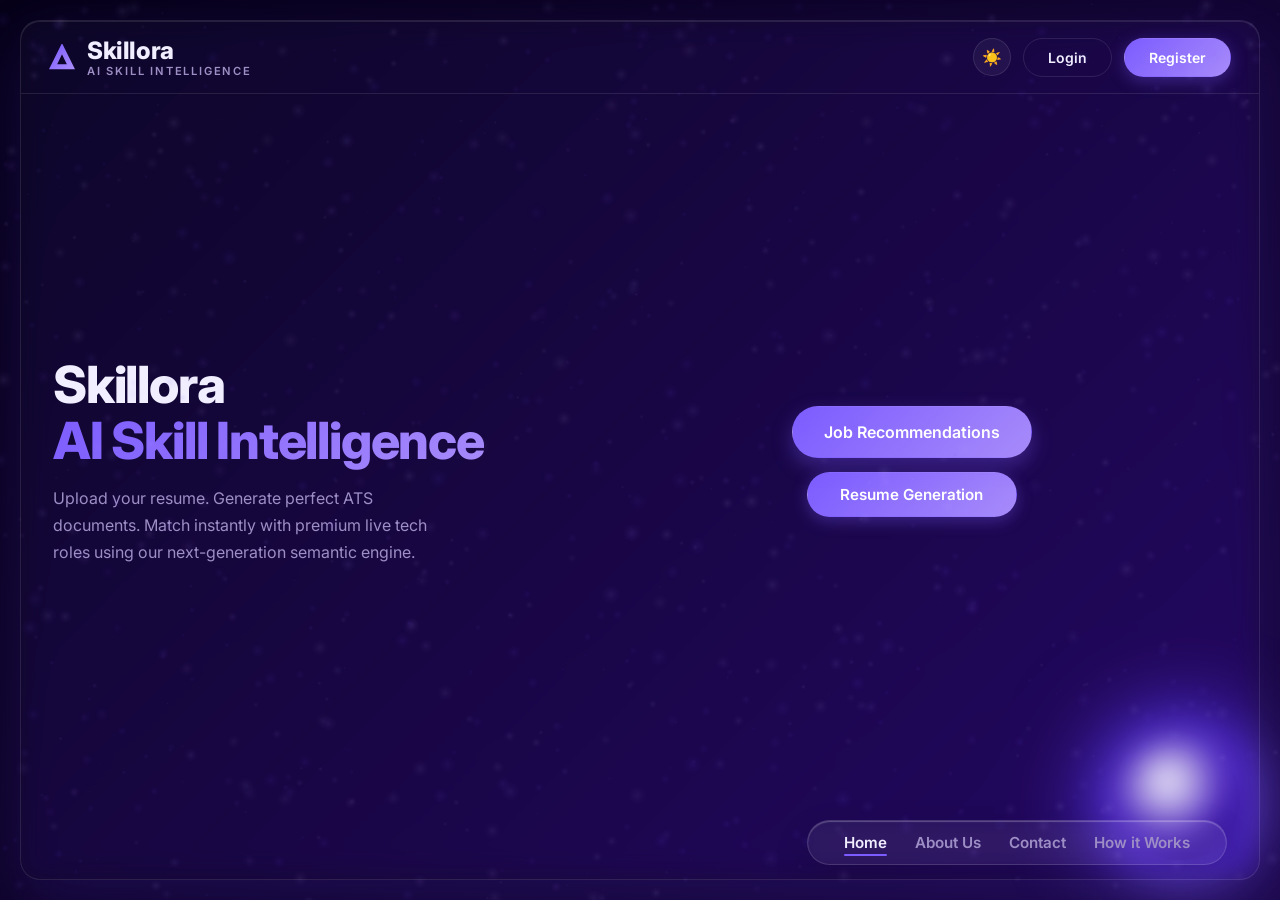
<file: FrontEnd/index.html>
<!doctype html>
<html lang="en" data-theme="dark">
  <head>
    <meta charset="UTF-8" />
    <meta name="viewport" content="width=device-width, initial-scale=1.0" />
    <meta name="description" content="Skillora — AI-powered skill intelligence platform. Upload your resume, get ATS-optimised documents and match with premium tech roles instantly." />
    <title>Skillora | AI Skill Intelligence</title>
    <link rel="preconnect" href="https://fonts.googleapis.com" />
    <link rel="preconnect" href="https://fonts.gstatic.com" crossorigin />
    <link href="https://fonts.googleapis.com/css2?family=Inter:wght@400;500;600;700;800&display=swap" rel="stylesheet" />
    <link rel="stylesheet" href="style.css" />
  </head>

  <body>
    <div class="layer-1-bg"></div>
    <div class="layer-2-stars"></div>
    <div id="celestial-orb"></div>
    <canvas id="morphic-canvas"></canvas>

    <div class="app-wrapper">
      <div class="glass-container">

        <!-- ── NAVIGATION ── -->
        <nav>
          <div class="brand-group">
            <svg width="26" height="26" viewBox="0 0 24 24" fill="none"
                 stroke="url(#purple-grad)" stroke-width="2.5">
              <defs>
                <linearGradient id="purple-grad" x1="0%" y1="0%" x2="100%" y2="100%">
                  <stop offset="0%" stop-color="#7c5cff" />
                  <stop offset="100%" stop-color="#a78bfa" />
                </linearGradient>
              </defs>
              <path d="M12 2L2 22h20L12 2zm0 4.5l6.5 13.5H5.5L12 6.5z" />
            </svg>
            <div class="brand-text">
              <span class="brand-title">Skillora</span>
              <span class="brand-tagline">AI Skill Intelligence</span>
            </div>
          </div>

          <div class="nav-actions">
            <button id="theme-toggle" class="theme-toggle" aria-label="Toggle theme">☀️</button>
            <a href="#" class="btn btn-outline" id="btn-login">Login</a>
            <a href="#" class="btn btn-primary" id="btn-register">Register</a>
          </div>
        </nav>

        <!-- ── MAIN: 2-COLUMN LAYOUT ── -->
        <main>
          <div class="content-row">

            <!-- LEFT PANEL: Brand / Hero Text -->
            <div class="left-panel">
              <section class="hero">
                <div class="hero-text" id="hero-text">
                  <h1>Skillora<br /><span class="gradient-text">AI Skill Intelligence</span></h1>
                  <p>
                    Upload your resume. Generate perfect ATS documents. Match instantly with
                    premium live tech roles using our next-generation semantic engine.
                  </p>
                </div>
              </section>
            </div>

            <!-- RIGHT PANEL: Interaction -->
            <div class="right-panel" id="right-panel">
              <div class="hero-ctas" id="hero-ctas">

                <!-- Job Recommendation Morphing Card -->
                <div class="job-card" id="job-card" onclick="expandJobCard()">
                  <span class="job-card-title">Job Recommendations</span>

                  <div class="job-upload-ui">
                    <h3 class="gradient-text" style="font-size:1.2rem;margin-bottom:8px">
                      Semantic Match Engine
                    </h3>
                    <p style="color:var(--text-muted);font-size:0.82rem;margin-bottom:16px">
                      Drop your PDF resume to begin extraction.
                    </p>

                    <div class="drop-zone" id="drop-zone"
                         onclick="document.getElementById('resume-upload').click()"
                         style="width:100%;border:2px dashed var(--glass-border);border-radius:12px;
                                padding:20px;background:rgba(0,0,0,0.08);cursor:pointer;
                                transition:all 0.3s;position:relative;text-align:center">
                      <span id="drop-zone-text">Click to Upload PDF Document</span>
                      <input type="file" id="resume-upload" accept=".pdf"
                             style="display:none" onchange="handleFileUpload(event)" />
                      <div id="scan-line"
                           style="display:none;position:absolute;top:0;left:0;width:100%;height:2px;
                                  background:var(--accent-1);box-shadow:0 0 10px var(--accent-1);
                                  transition:top 1s linear"></div>
                    </div>

                    <button class="btn btn-outline"
                            style="margin-top:14px;padding:6px 18px;font-size:0.8rem"
                            onclick="closeJobCard(event)">Cancel</button>
                  </div>
                </div>

                <!-- Resume Generation CTA -->
                <a href="#" class="btn btn-primary btn-resume" id="btn-resume"
                   style="padding:12px 32px;font-size:0.95rem;min-width:210px"
                   onclick="redirectToTelegramResume()">
                  Resume Generation
                </a>

              </div><!-- /.hero-ctas -->
            </div><!-- /.right-panel -->

          </div><!-- /.content-row -->

          <!-- BOTTOM AREA: ribbon pushed to right -->
          <div class="bottom-area">
            <nav class="bottom-ribbon" aria-label="Site navigation">
              <a href="index.html" class="active">Home</a>
              <a href="about.html">About Us</a>
              <a href="contact.html">Contact</a>
              <a href="how-it-works.html">How it Works</a>
            </nav>
          </div>

        </main>

      </div><!-- /.glass-container -->
    </div><!-- /.app-wrapper -->

    <script src="script.js"></script>
  </body>
</html>
</file>
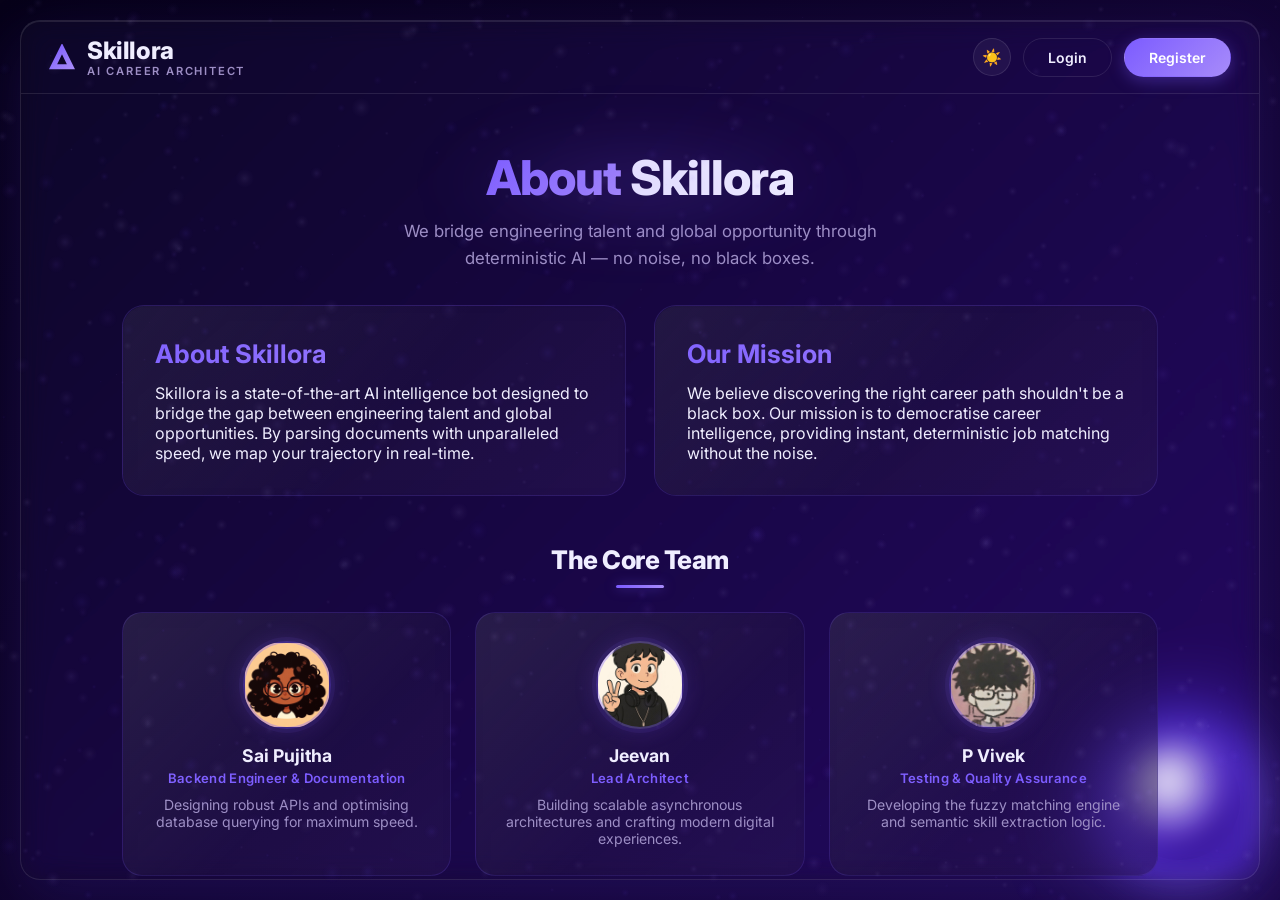
<file: FrontEnd/about.html>
<!doctype html>
<html lang="en" data-theme="dark">
  <head>
    <meta charset="UTF-8" />
    <meta name="viewport" content="width=device-width, initial-scale=1.0" />
    <meta name="description" content="About Skillora — meet the core team and learn about our mission to democratise AI-powered career intelligence." />
    <title>About | Skillora</title>
    <link rel="preconnect" href="https://fonts.googleapis.com" />
    <link rel="preconnect" href="https://fonts.gstatic.com" crossorigin />
    <link href="https://fonts.googleapis.com/css2?family=Inter:wght@400;500;600;700;800&display=swap" rel="stylesheet" />
    <link rel="stylesheet" href="style.css" />
  </head>

  <body>
    <div class="layer-1-bg"></div>
    <div class="layer-2-stars"></div>
    <div id="celestial-orb"></div>
    <canvas id="morphic-canvas"></canvas>

    <div class="app-wrapper">
      <div class="glass-container page-scroll">
        <nav>
          <div class="brand-group">
            <svg width="26" height="26" viewBox="0 0 24 24" fill="none"
                 stroke="url(#purple-grad)" stroke-width="2.5">
              <defs>
                <linearGradient id="purple-grad" x1="0%" y1="0%" x2="100%" y2="100%">
                  <stop offset="0%" stop-color="#7c5cff" />
                  <stop offset="100%" stop-color="#a78bfa" />
                </linearGradient>
              </defs>
              <path d="M12 2L2 22h20L12 2zm0 4.5l6.5 13.5H5.5L12 6.5z" />
            </svg>
            <div class="brand-text">
              <span class="brand-title">Skillora</span>
              <span class="brand-tagline">AI Career Architect</span>
            </div>
          </div>
          <div class="nav-actions">
            <button id="theme-toggle" class="theme-toggle" aria-label="Toggle theme">☀️</button>
            <a href="#" class="btn btn-outline">Login</a>
            <a href="#" class="btn btn-primary">Register</a>
          </div>
        </nav>

        <main class="main-about">

          <!-- Page Hero -->
          <div class="page-hero sr">
            <h1><span class="gradient-text">About</span> Skillora</h1>
            <p>We bridge engineering talent and global opportunity through deterministic AI — no noise, no black boxes.</p>
          </div>

          <!-- About + Mission cards -->
          <div class="about-grid">
            <div class="glass-card sr sr-delay-1">
              <h2 class="gradient-text" style="font-size:1.6rem;margin-bottom:14px">About Skillora</h2>
              <p>
                Skillora is a state-of-the-art AI intelligence bot designed to bridge the
                gap between engineering talent and global opportunities. By parsing
                documents with unparalleled speed, we map your trajectory in real-time.
              </p>
            </div>

            <div class="glass-card sr sr-delay-2">
              <h2 class="gradient-text" style="font-size:1.6rem;margin-bottom:14px">Our Mission</h2>
              <p>
                We believe discovering the right career path shouldn't be a black box. Our
                mission is to democratise career intelligence, providing instant,
                deterministic job matching without the noise.
              </p>
            </div>
          </div>

          <!-- Team -->
          <div class="sr">
            <h2 class="section-heading">The Core Team</h2>
            <div class="team-grid">

              <div class="glass-card team-member sr sr-delay-1">
                <div class="avatar" style="background-image:url('assets/Sai.jpg')"></div>
                <h3>Sai Pujitha</h3>
                <div class="role">Backend Engineer &amp; Documentation</div>
                <p style="color:var(--text-muted);font-size:0.88rem">
                  Designing robust APIs and optimising database querying for maximum speed.
                </p>
              </div>

              <div class="glass-card team-member sr sr-delay-2">
                <div class="avatar" style="background-image:url('assets/jeevan.jpg')"></div>
                <h3>Jeevan</h3>
                <div class="role">Lead Architect</div>
                <p style="color:var(--text-muted);font-size:0.88rem">
                  Building scalable asynchronous architectures and crafting modern digital experiences.
                </p>
              </div>

              <div class="glass-card team-member sr sr-delay-3">
                <div class="avatar" style="background-image:url('assets/vivek.jpg')"></div>
                <h3>P Vivek</h3>
                <div class="role">Testing &amp; Quality Assurance</div>
                <p style="color:var(--text-muted);font-size:0.88rem">
                  Developing the fuzzy matching engine and semantic skill extraction logic.
                </p>
              </div>

            </div>
          </div>

          <!-- Mentor -->
          <div style="margin-top:56px;margin-bottom:40px" class="sr">
            <h2 class="section-heading">Our Mentor</h2>
            <div class="glass-card mentor-card">
              <div class="avatar"></div>
              <div>
                <h3 style="font-size:1.4rem;margin-bottom:5px">Dr. Example Mentor</h3>
                <div class="role" style="color:var(--accent-1);font-weight:600;margin-bottom:10px">
                  Project Guide &amp; Advisor
                </div>
                <p style="color:var(--text-muted)">
                  Providing strategic technical direction and ensuring architectural best
                  practices throughout the development of the Skillora platform.
                </p>
              </div>
            </div>
          </div>

          <div class="bottom-ribbon" style="margin-top:auto">
            <a href="index.html">Home</a>
            <a href="about.html" class="active">About Us</a>
            <a href="contact.html">Contact</a>
            <a href="how-it-works.html">How it Works</a>
          </div>
        </main>

        <footer class="page-footer">&copy; 2026 Skillora AI. Engineered for the future.</footer>
      </div>
    </div>

    <script src="script.js"></script>
  </body>
</html>
</file>
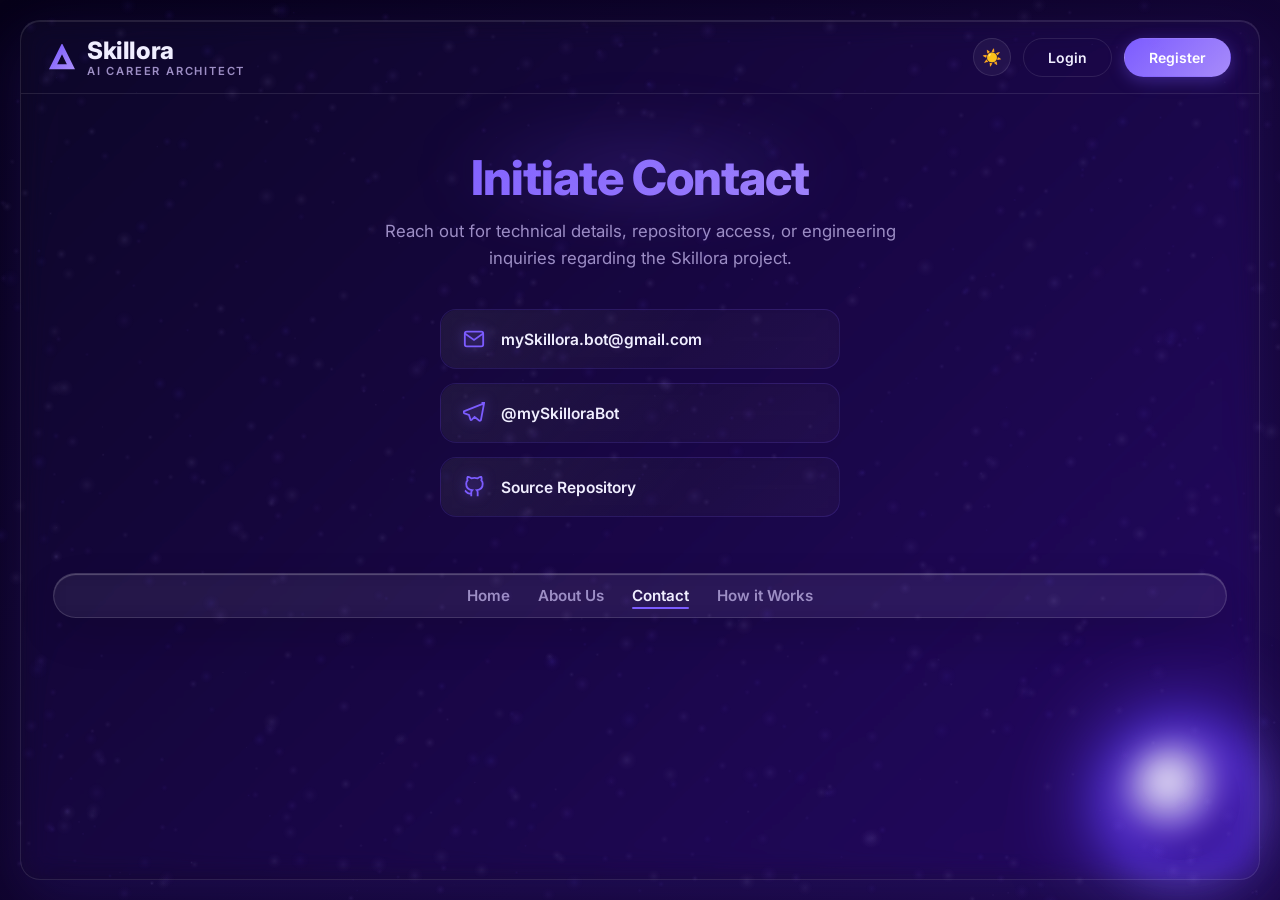
<file: FrontEnd/contact.html>
<!doctype html>
<html lang="en" data-theme="dark">
  <head>
    <meta charset="UTF-8" />
    <meta name="viewport" content="width=device-width, initial-scale=1.0" />
    <meta name="description" content="Contact Skillora — reach us via email, Telegram or GitHub for technical inquiries and repository access." />
    <title>Contact | Skillora</title>
    <link rel="preconnect" href="https://fonts.googleapis.com" />
    <link rel="preconnect" href="https://fonts.gstatic.com" crossorigin />
    <link href="https://fonts.googleapis.com/css2?family=Inter:wght@400;500;600;700;800&display=swap" rel="stylesheet" />
    <link rel="stylesheet" href="style.css" />
  </head>

  <body>
    <div class="layer-1-bg"></div>
    <div class="layer-2-stars"></div>
    <div id="celestial-orb"></div>
    <canvas id="morphic-canvas"></canvas>

    <div class="app-wrapper">
      <div class="glass-container page-scroll">
        <nav>
          <div class="brand-group">
            <svg width="26" height="26" viewBox="0 0 24 24" fill="none"
                 stroke="url(#purple-grad)" stroke-width="2.5">
              <defs>
                <linearGradient id="purple-grad" x1="0%" y1="0%" x2="100%" y2="100%">
                  <stop offset="0%" stop-color="#7c5cff" />
                  <stop offset="100%" stop-color="#a78bfa" />
                </linearGradient>
              </defs>
              <path d="M12 2L2 22h20L12 2zm0 4.5l6.5 13.5H5.5L12 6.5z" />
            </svg>
            <div class="brand-text">
              <span class="brand-title">Skillora</span>
              <span class="brand-tagline">AI Career Architect</span>
            </div>
          </div>
          <div class="nav-actions">
            <button id="theme-toggle" class="theme-toggle" aria-label="Toggle theme">☀️</button>
            <a href="#" class="btn btn-outline">Login</a>
            <a href="#" class="btn btn-primary">Register</a>
          </div>
        </nav>

        <main style="justify-content:flex-start">
          <div style="display:flex;flex-direction:column;align-items:center;text-align:center;max-width:580px;margin:0 auto 56px auto">

            <!-- Page Hero -->
            <div class="page-hero sr" style="width:100%;padding-bottom:0">
              <h1 class="gradient-text">Initiate Contact</h1>
              <p>
                Reach out for technical details, repository access, or engineering inquiries
                regarding the Skillora project.
              </p>
            </div>

            <div class="contact-links sr sr-delay-1">
              <a href="mailto:mySkillora.bot@gmail.com" id="contact-email">
                <svg width="22" height="22" viewBox="0 0 24 24" fill="none"
                     stroke="currentColor" stroke-width="2">
                  <path d="M4 4h16c1.1 0 2 .9 2 2v12c0 1.1-.9 2-2 2H4c-1.1 0-2-.9-2-2V6c0-1.1.9-2 2-2z"/>
                  <polyline points="22,6 12,13 2,6"/>
                </svg>
                mySkillora.bot@gmail.com
              </a>

              <a href="https://t.me/SkilloraBot" target="_blank" id="contact-telegram">
                <svg width="22" height="22" viewBox="0 0 24 24" fill="none"
                     stroke="currentColor" stroke-width="2">
                  <path d="M21.198 2.433a2.242 2.242 0 0 0-1.022.215l-18.6 7.21c-1.164.45-1.136 2.067.042 2.477l4.897 1.69 1.62 5.093c.176.55.845.717 1.25.313l3.22-3.175 4.965 3.996c.74.595 1.848.163 2.02-.756l3.5-18.6c.162-.862-.57-1.574-1.392-1.463h-.5z"/>
                </svg>
                @mySkilloraBot
              </a>

              <a href="https://github.com/Jeevankm29/Skillora" target="_blank" id="contact-github">
                <svg width="22" height="22" viewBox="0 0 24 24" fill="none"
                     stroke="currentColor" stroke-width="2">
                  <path d="M9 19c-5 1.5-5-2.5-7-3m14 6v-3.87a3.37 3.37 0 0 0-.94-2.61c3.14-.35 6.44-1.54 6.44-7A5.44 5.44 0 0 0 20 4.77 5.07 5.07 0 0 0 19.91 1S18.73.65 16 2.48a13.38 13.38 0 0 0-7 0C6.27.65 5.09 1 5.09 1A5.07 5.07 0 0 0 5 4.77a5.44 5.44 0 0 0-1.5 3.78c0 5.42 3.3 6.61 6.44 7A3.37 3.37 0 0 0 9 18.13V22"/>
                </svg>
                Source Repository
              </a>
            </div>
          </div>

          <div class="bottom-ribbon">
            <a href="index.html">Home</a>
            <a href="about.html">About Us</a>
            <a href="contact.html" class="active">Contact</a>
            <a href="how-it-works.html">How it Works</a>
          </div>
        </main>

        <footer class="page-footer">&copy; 2026 Skillora AI. Engineered for the future.</footer>
      </div>
    </div>

    <script src="script.js"></script>
  </body>
</html>
</file>
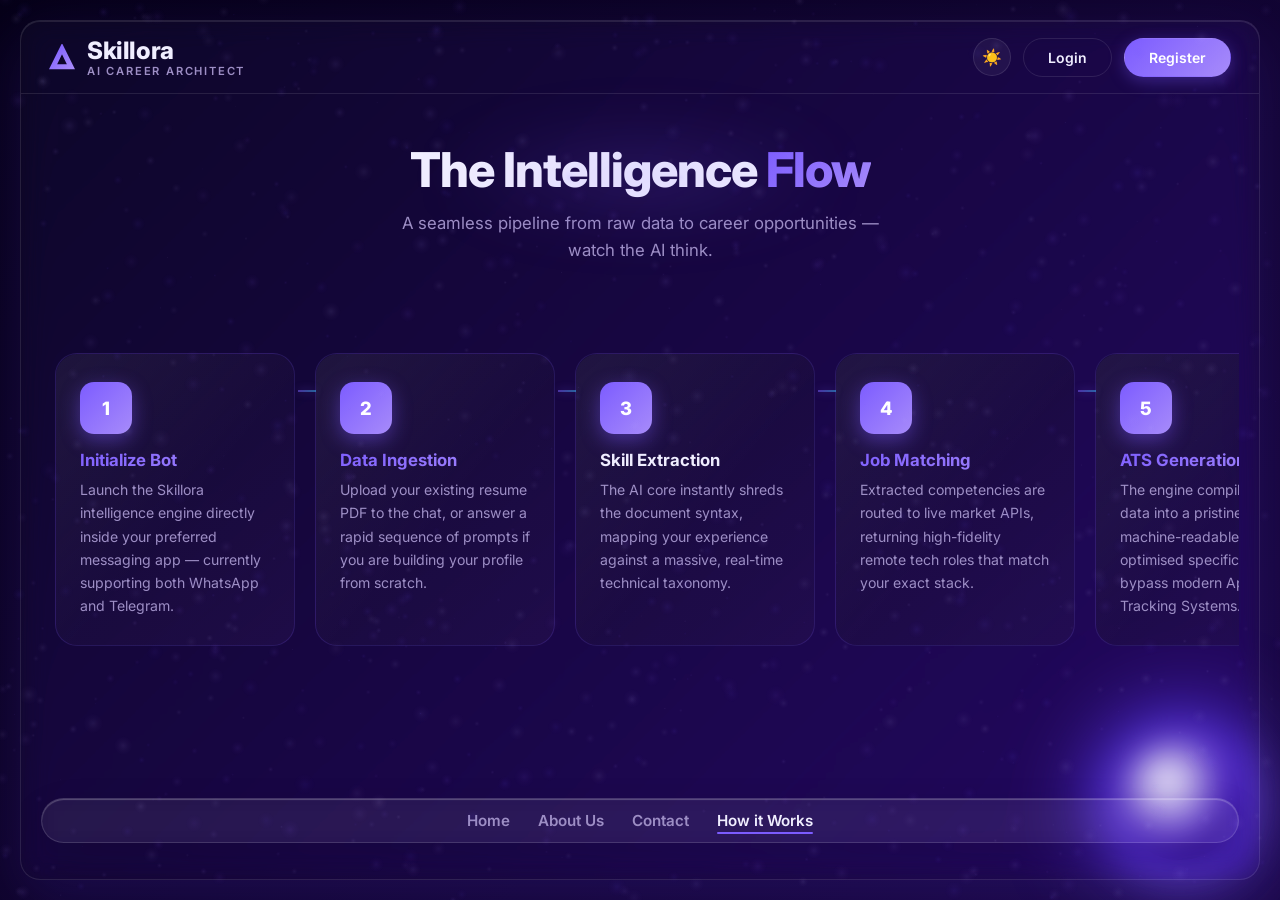
<file: FrontEnd/how-it-works.html>
<!doctype html>
<html lang="en" data-theme="dark">
  <head>
    <meta charset="UTF-8" />
    <meta name="viewport" content="width=device-width, initial-scale=1.0" />
    <meta
      name="description"
      content="How Skillora works — a seamless 5-step pipeline from resume upload to ATS-optimised document generation and live job matching."
    />
    <title>How it Works | Skillora</title>
    <link rel="preconnect" href="https://fonts.googleapis.com" />
    <link rel="preconnect" href="https://fonts.gstatic.com" crossorigin />
    <link
      href="https://fonts.googleapis.com/css2?family=Inter:wght@400;500;600;700;800&display=swap"
      rel="stylesheet"
    />
    <link rel="stylesheet" href="style.css" />
  </head>

  <body>
    <div class="layer-1-bg"></div>
    <div class="layer-2-stars"></div>
    <div id="celestial-orb"></div>
    <canvas id="morphic-canvas"></canvas>

    <div class="app-wrapper" style="padding: 20px">
      <div class="glass-container page-scroll">
        <nav>
          <div class="brand-group">
            <svg
              width="26"
              height="26"
              viewBox="0 0 24 24"
              fill="none"
              stroke="url(#purple-grad)"
              stroke-width="2.5"
            >
              <defs>
                <linearGradient id="purple-grad" x1="0%" y1="0%" x2="100%" y2="100%">
                  <stop offset="0%" stop-color="#7c5cff" />
                  <stop offset="100%" stop-color="#a78bfa" />
                </linearGradient>
              </defs>
              <path d="M12 2L2 22h20L12 2zm0 4.5l6.5 13.5H5.5L12 6.5z" />
            </svg>
            <div class="brand-text">
              <span class="brand-title">Skillora</span>
              <span class="brand-tagline">AI Career Architect</span>
            </div>
          </div>
          <div class="nav-actions">
            <button id="theme-toggle" class="theme-toggle" aria-label="Toggle theme">
              ☀️
            </button>
            <a href="#" class="btn btn-outline">Login</a>
            <a href="#" class="btn btn-primary">Register</a>
          </div>
        </nav>

        <main style="justify-content: flex-start; padding: 0 20px 36px">
          <div style="width: 100%">
            <!-- Page Hero -->
            <div class="page-hero sr">
              <h1>The Intelligence <span class="gradient-text">Flow</span></h1>
              <p>
                A seamless pipeline from raw data to career opportunities — watch the AI
                think.
              </p>
            </div>

            <!-- Timeline -->
            <div class="timeline-container">
              <div class="workflow-step sr sr-delay-1">
                <div class="step-number">1</div>
                <div class="step-content">
                  <h3 class="gradient-text">Initialize Bot</h3>
                  <p>
                    Launch the Skillora intelligence engine directly inside your preferred
                    messaging app — currently supporting both WhatsApp and Telegram.
                  </p>
                </div>
              </div>

              <div class="workflow-step sr sr-delay-2">
                <div class="step-number">2</div>
                <div class="step-content">
                  <h3 class="gradient-text">Data Ingestion</h3>
                  <p>
                    Upload your existing resume PDF to the chat, or answer a rapid
                    sequence of prompts if you are building your profile from scratch.
                  </p>
                </div>
              </div>

              <div class="workflow-step sr sr-delay-3">
                <div class="step-number">3</div>
                <div class="step-content">
                  <h3 class="gradient-text.light">Skill Extraction</h3>
                  <p>
                    The AI core instantly shreds the document syntax, mapping your
                    experience against a massive, real-time technical taxonomy.
                  </p>
                </div>
              </div>

              <div class="workflow-step sr sr-delay-4">
                <div class="step-number">4</div>
                <div class="step-content">
                  <h3 class="gradient-text">Job Matching</h3>
                  <p>
                    Extracted competencies are routed to live market APIs, returning
                    high-fidelity remote tech roles that match your exact stack.
                  </p>
                </div>
              </div>

              <div class="workflow-step sr sr-delay-5">
                <div class="step-number">5</div>
                <div class="step-content">
                  <h3 class="gradient-text">ATS Generation</h3>
                  <p>
                    The engine compiles your data into a pristine, machine-readable PDF
                    optimised specifically to bypass modern Applicant Tracking Systems.
                  </p>
                </div>
              </div>
            </div>
          </div>

          <div class="bottom-ribbon" style="margin-top: auto" width="70%">
            <a href="index.html">Home</a>
            <a href="about.html">About Us</a>
            <a href="contact.html">Contact</a>
            <a href="how-it-works.html" class="active">How it Works</a>
          </div>
        </main>

        <footer class="page-footer">
          &copy; 2026 Skillora AI. Engineered for the future.
        </footer>
      </div>
    </div>

    <script src="script.js"></script>
  </body>
</html>
</file>
<file: FrontEnd/style.css>
/* =========================================
   GOOGLE FONTS + RESET
   ========================================= */
@import url("https://fonts.googleapis.com/css2?family=Inter:wght@400;500;600;700;800&display=swap");

*,
*::before,
*::after {
  margin: 0;
  padding: 0;
  box-sizing: border-box;
}

/* =========================================
   THEME VARIABLES
   ========================================= */
:root {
  --bg-start: #060118;
  --bg-end: #1a0745;
  --text-main: #f0eeff;
  --text-muted: #9d8ec5;
  --glass-bg: rgba(255, 255, 255, 0.025);
  --glass-border: rgba(255, 255, 255, 0.1);
  --glass-shadow: rgba(100, 60, 255, 0.15);
  --card-bg: rgba(255, 255, 255, 0.05);
  --card-border: rgba(255, 255, 255, 0.09);
  --accent-1: #7c5cff;
  --accent-2: #a78bfa;
  --accent-3: #e2ceff;
  --accent-4: #ffffff;
  --orb-core: #3b1f8c;
  --orb-glow: rgba(124, 92, 255, 0.35);
  --orb-x: calc(100vw - 160px);
  --orb-y: calc(100vh - 160px);
}

[data-theme="light"] {
  --bg-start: #e8e0ff;
  --bg-end: #f5f0ff;
  --text-main: #1a1230;
  --text-muted: #6b5fa5;
  --glass-bg: rgba(255, 255, 255, 0.3);
  --glass-border: rgba(255, 255, 255, 0.55);
  --glass-shadow: rgba(100, 60, 255, 0.06);
  --card-bg: rgba(255, 255, 255, 0.4);
  --card-border: rgba(160, 140, 255, 0.28);
  --accent-1: #6b46e8;
  --accent-2: #9b7bf5;
  --orb-core: #fbbf24;
  --orb-glow: rgba(251, 191, 36, 0.4);
  --orb-x: 60px;
  --orb-y: 60px;
}

/* =========================================
   BASE
   ========================================= */
body {
  font-family:
    "Inter",
    -apple-system,
    BlinkMacSystemFont,
    sans-serif;
  color: var(--text-main);
  height: 100vh;
  width: 100vw;
  overflow: hidden;
  background: linear-gradient(135deg, var(--bg-start), var(--bg-end));
  transition:
    background 0.8s ease,
    color 0.5s ease;
}

a {
  text-decoration: none;
  color: inherit;
}

/* =========================================
   BACKGROUND LAYERS
   ========================================= */
.layer-1-bg {
  position: fixed;
  inset: 0;
  background: linear-gradient(135deg, var(--bg-start) 0%, var(--bg-end) 100%);
  z-index: 1;
  transition: background 0.8s ease;
}

.layer-2-stars {
  position: fixed;
  inset: 0;
  background-image: radial-gradient(rgba(255, 255, 255, 0.6) 1px, transparent 1px);
  background-size: 90px 90px;
  opacity: 0.04;
  z-index: 2;
}

#morphic-canvas {
  position: fixed;
  inset: 0;
  width: 100vw;
  height: 100vh;
  z-index: 20; /* Above glass container so particles are always visible */
  pointer-events: none;
  filter: blur(0.6px); /* final feathering pass on all orbs */
}

/* =========================================
   CELESTIAL ORB
   ========================================= */
#celestial-orb {
  position: fixed;
  width: 120px;
  height: 120px;
  border-radius: 50%;
  background: radial-gradient(
    circle at 40% 35%,
    white 0%,
    var(--orb-core) 55%,
    transparent 80%
  );
  box-shadow:
    0 0 40px 20px var(--orb-glow),
    0 0 80px 40px var(--orb-glow),
    0 0 0 1px rgba(255, 255, 255, 0.06);
  left: var(--orb-x);
  top: var(--orb-y);
  z-index: 2;
  pointer-events: none;
  transition:
    left 1.2s cubic-bezier(0.4, 0, 0.2, 1),
    top 1.2s cubic-bezier(0.4, 0, 0.2, 1),
    background 1.2s ease,
    box-shadow 1.2s ease;
  will-change: left, top;
}

/* =========================================
   LAYOUT WRAPPER
   ========================================= */
.app-wrapper {
  position: relative;
  z-index: 10;
  height: 100vh;
  width: 100vw;
  padding: 20px;
  display: flex;
  perspective: 2000px;
}

.glass-container {
  width: 100%;
  height: 100%;
  background: var(--glass-bg);
  backdrop-filter: blur(14px) saturate(150%);
  -webkit-backdrop-filter: blur(14px) saturate(150%);
  border: 1px solid var(--glass-border);
  border-radius: 20px;
  box-shadow:
    0 20px 60px var(--glass-shadow),
    inset 0 1px 0 rgba(255, 255, 255, 0.1);
  display: flex;
  flex-direction: column;
  overflow: hidden; /* no scroll — everything must fit viewport */
  transition:
    background 0.6s ease,
    border-color 0.6s ease,
    box-shadow 0.6s ease;
  transform-style: preserve-3d;
  will-change: transform;
  transform: translateZ(0);
}

/* =========================================
   NAVIGATION
   ========================================= */
nav {
  display: flex;
  justify-content: space-between;
  align-items: center;
  padding: 16px 28px;
  border-bottom: 1px solid var(--glass-border);
  flex-shrink: 0;
  transition: border-color 0.5s ease;
}

.brand-group {
  display: flex;
  align-items: center;
  gap: 12px;
}

.brand-text {
  display: flex;
  flex-direction: column;
  line-height: 1.15;
}

.brand-title {
  font-size: 1.5rem;
  font-weight: 800;
  letter-spacing: -0.4px;
  color: var(--text-main);
  transition: color 0.5s ease;
}

.brand-tagline {
  font-size: 0.7rem;
  font-weight: 600;
  letter-spacing: 1.8px;
  text-transform: uppercase;
  color: var(--text-muted);
  transition: color 0.5s ease;
}

.nav-actions {
  display: flex;
  gap: 12px;
  align-items: center;
}

.theme-toggle {
  background: var(--card-bg);
  border: 1px solid var(--glass-border);
  border-radius: 50%;
  width: 38px;
  height: 38px;
  display: flex;
  align-items: center;
  justify-content: center;
  color: var(--text-main);
  cursor: pointer;
  font-size: 1rem;
  transition: all 0.3s ease;
}

.theme-toggle:hover {
  transform: scale(1.1) rotate(15deg);
  border-color: var(--accent-1);
}

/* =========================================
   BUTTONS
   ========================================= */
.btn {
  padding: 10px 24px;
  border-radius: 100px;
  font-family: "Inter", sans-serif;
  font-weight: 600;
  font-size: 0.875rem;
  cursor: pointer;
  transition: all 0.35s cubic-bezier(0.2, 0.8, 0.2, 1);
  border: 1px solid var(--glass-border);
  text-align: center;
  display: inline-flex;
  align-items: center;
  gap: 8px;
}

.btn-primary {
  background: linear-gradient(135deg, var(--accent-1), var(--accent-2));
  color: #fff;
  border-color: transparent;
  box-shadow: 0 4px 16px rgba(124, 92, 255, 0.35);
}

.btn-primary:hover {
  transform: translateY(-2px);
  box-shadow: 0 8px 24px rgba(124, 92, 255, 0.45);
  filter: brightness(1.08);
}

.btn-outline {
  background: transparent;
  color: var(--text-main);
}

.btn-outline:hover {
  background: var(--card-bg);
  border-color: var(--accent-1);
  transform: translateY(-2px);
  box-shadow: 0 6px 20px var(--glass-shadow);
}

/* =========================================
   GRADIENT TEXT
   ========================================= */
.gradient-text {
  background: linear-gradient(135deg, var(--accent-1), var(--accent-2));
  -webkit-background-clip: text;
  -webkit-text-fill-color: transparent;
  background-clip: text;
}

/* =========================================
   GRADIENT TEXT - LIGHT THEME
   ========================================= */
.gradient-text.light {
  background: linear-gradient(135deg, var(--accent-3), var(--accent-4));
  -webkit-background-clip: text;
  -webkit-text-fill-color: transparent;
  background-clip: text;
}


/* =========================================
   GLASS CARD
   ========================================= */
.glass-card {
  background: var(--card-bg);
  border: 1px solid var(--card-border);
  border-radius: 16px;
  padding: 28px;
  transition: all 0.35s ease;
  position: relative;
  overflow: hidden;
  backdrop-filter: blur(12px);
  -webkit-backdrop-filter: blur(12px);
}

.glass-card::before {
  content: "";
  position: absolute;
  inset: 0;
  border-radius: 16px;
  background: linear-gradient(135deg, rgba(255, 255, 255, 0.08) 0%, transparent 60%);
  pointer-events: none;
}

.glass-card:hover {
  transform: translateY(-5px);
  border-color: var(--accent-1);
  box-shadow: 0 12px 32px var(--glass-shadow);
}

/* =========================================
   MAIN / HERO
   ========================================= */
/* =========================================
   PAGE LAYOUTS
   ========================================= */
main {
  flex: 1;
  padding: 16px clamp(16px, 2.5vw, 32px) 10px;
  display: flex;
  flex-direction: column;
  min-height: 0; /* required for flex children to shrink */
}

/* 2-column split */
.content-row {
  flex: 1;
  display: flex;
  align-items: center;
  gap: clamp(24px, 4vw, 56px);
  min-height: 0;
  /* overflow:visible — lets card glow/bloom bleed freely without clipping */
  overflow: visible;
}

.left-panel {
  width: 42%;
  flex-shrink: 0;
  display: flex;
  flex-direction: column;
  justify-content: center;
  padding-right: 8px;
}

.right-panel {
  flex: 1;
  display: flex;
  flex-direction: column;
  align-items: center;
  justify-content: center;
  min-height: 0;
  /* visible so card glow/bloom is never clipped at the panel boundary */
  overflow: visible;
}

/* Bottom row — ribbon pushed right */
.bottom-area {
  display: flex;
  justify-content: flex-end;
  padding: 8px 0 4px;
  flex-shrink: 0;
}

/* Hero text — left aligned */
.hero-text {
  transition:
    transform 0.6s cubic-bezier(0.4, 0, 0.2, 1),
    opacity 0.6s ease;
}

.hero {
  display: flex;
  flex-direction: column;
  align-items: flex-start;
  text-align: left;
  max-width: none;
  margin: 0;
}

.hero h1 {
  font-size: clamp(1.9rem, 4vw, 3.8rem);
  font-weight: 800;
  letter-spacing: -1.2px;
  line-height: 1.1;
  margin-bottom: 16px;
  color: var(--text-main);
  transition: color 0.5s ease;
}

.hero p {
  font-size: clamp(0.85rem, 1.4vw, 1rem);
  color: var(--text-muted);
  margin-bottom: 0;
  line-height: 1.7;
  max-width: 400px;
}

.hero-ctas {
  position: relative;
  width: 100%;
  display: flex;
  flex-direction: column;
  align-items: center;
  gap: 14px;
}

/* =========================================
   JOB CARD MORPH BUTTON
   ========================================= */
.hero-text.shift-up {
  opacity: 0.35;
}

.btn-resume {
  transition: all 0.6s cubic-bezier(0.4, 0, 0.2, 1);
}

#btn-resume.shift-down {
  transform: translateY(30px) scale(0.9);
  opacity: 0.4;
  filter: blur(1px);
  pointer-events: none;
}

.job-card {
  background: linear-gradient(135deg, var(--accent-1), var(--accent-2));
  color: #fff;
  border-radius: 100px;
  font-size: 1rem;
  font-weight: 600;
  cursor: pointer;
  display: flex;
  justify-content: center;
  align-items: center;
  box-shadow: 0 8px 20px rgba(124, 92, 255, 0.35);
  transition: all 0.6s cubic-bezier(0.4, 0, 0.2, 1);
  width: 240px;
  height: 52px;
  overflow: hidden;
  position: relative;
  border: 1px solid transparent;
}

.job-card:hover {
  transform: translateY(-2px);
  box-shadow: 0 12px 28px rgba(124, 92, 255, 0.45);
}

.job-card.expanded {
  width: 100%;
  max-width: 760px;
  height: 240px;
  border-radius: 24px;
  background: var(--card-bg);
  border: 1px solid var(--accent-1);
  cursor: default;
  box-shadow: 0 20px 50px var(--glass-shadow);
  transform: translateY(0);
}

.job-card.hidden {
  display: none !important;
}

.job-card-title {
  position: absolute;
  transition: opacity 0.3s ease;
  white-space: nowrap;
}

.job-card.expanded .job-card-title {
  opacity: 0;
  pointer-events: none;
}

.job-upload-ui {
  opacity: 0;
  pointer-events: none;
  transition: opacity 0.4s ease;
  display: flex;
  flex-direction: column;
  align-items: center;
  justify-content: center;
  width: 100%;
  height: 100%;
  padding: 24px;
  text-align: center;
}

.job-card.expanded .job-upload-ui {
  opacity: 1;
  pointer-events: auto;
  transition-delay: 0.3s;
}

.drop-zone:hover {
  border-color: var(--accent-1) !important;
  background: rgba(124, 92, 255, 0.08) !important;
}

/* =========================================
   JOB RESULTS — ANTI-GRAVITY CAROUSEL
   ========================================= */

/* Wrapper that replaces hero section on results */
#job-results-wrapper {
  display: flex;
  flex-direction: column;
  align-items: center;
  gap: 16px;
  width: 100%;
  /* top padding creates a clear buffer zone below the fixed header */
  padding-top: 12px;
  animation: wrapperFadeIn 0.6s cubic-bezier(0.16, 1, 0.3, 1) forwards;
}

@keyframes wrapperFadeIn {
  from { opacity: 0; transform: translateY(20px) scale(0.97); }
  to   { opacity: 1; transform: translateY(0)   scale(1);    }
}

.job-results-title {
  font-size: 0.95rem;
  text-align: center;
  font-weight: 700;
  letter-spacing: 0.5px;
  color: var(--text-muted);
  text-transform: uppercase;
}

/* ── CAROUSEL SCENE ──────────────────────────────── */
.carousel-scene {
  position: relative;
  width: 100%;
  /* taller scene gives scaled-up active card (1.22×) vertical room
     so its top edge never bleeds into the header zone              */
  height: 260px;
  perspective: 1100px;
  perspective-origin: 50% 55%;
  display: flex;
  align-items: center;
  justify-content: center;
  cursor: grab;
  user-select: none;
  -webkit-user-select: none;
  overflow: visible;
}

.carousel-scene:active { cursor: grabbing; }

/* The rotating stage — all cards live here */
.carousel-track {
  position: relative;
  width: 100%;
  height: 100%;
  transform-style: preserve-3d;
}

/* ── INDIVIDUAL CARD ─────────────────────────────── */
.ag-card {
  position: absolute;
  top: 50%;
  left: 50%;
  width: 280px;
  min-height: 168px;
  border-radius: 20px;
  padding: 18px 20px 16px;
  background: linear-gradient(
    140deg,
    rgba(20, 10, 50, 0.72),
    rgba(40, 20, 80, 0.55)
  );
  backdrop-filter: blur(18px) saturate(160%);
  -webkit-backdrop-filter: blur(18px) saturate(160%);
  border: 1px solid rgba(124, 92, 255, 0.22);
  box-shadow:
    0 4px 32px rgba(0, 0, 0, 0.35),
    inset 0 1px 0 rgba(255,255,255,0.07);
  /* will-change set via JS to avoid layout cost */
  pointer-events: none;         /* JS toggles this per card */
  transform-origin: 50% 50%;
  transform-style: preserve-3d;
  /* NO CSS transition — JS animates via requestAnimationFrame */
}

/* Gradient shimmer overlay on each card */
.ag-card::before {
  content: "";
  position: absolute;
  inset: 0;
  border-radius: 20px;
  background: linear-gradient(
    130deg,
    rgba(255,255,255,0.06) 0%,
    transparent 55%
  );
  pointer-events: none;
}

/* Active (center) card — bigger, glowing, dominant */
.ag-card.ag-active {
  width: 340px;               /* wider than resting 280 px */
  min-height: 200px;
  padding: 24px 26px 20px;   /* more breathing room */
  border-color: rgba(124, 92, 255, 0.65);
  box-shadow:
    0 0 0 1px rgba(124, 92, 255, 0.4),
    0 0 40px  8px rgba(100, 60, 255, 0.28),
    0 0 80px 20px rgba(80,  40, 220, 0.14),
    0 12px 48px rgba(0, 0, 0, 0.4),
    inset 0 1px 0 rgba(255,255,255,0.12);
  pointer-events: auto;
}

/* Neon edge line on active card */
.ag-card.ag-active::after {
  content: "";
  position: absolute;
  inset: -1px;
  border-radius: 24px;
  background: linear-gradient(
    135deg,
    rgba(124, 92, 255, 0.55),
    rgba(56, 189, 248, 0.35),
    rgba(167,139,250, 0.45)
  );
  z-index: -1;
  filter: blur(10px);
  pointer-events: none;
}

/* ── CARD INTERNALS ──────────────────────────────── */
.ag-card-header {
  display: flex;
  justify-content: space-between;
  align-items: flex-start;
  gap: 10px;
  margin-bottom: 10px;
}

.ag-card-info { flex: 1; min-width: 0; }

.ag-card-title {
  font-size: 0.93rem;
  font-weight: 700;
  color: #f0eeff;
  line-height: 1.25;
  margin-bottom: 3px;
  white-space: nowrap;
  overflow: hidden;
  text-overflow: ellipsis;
}

.ag-card-company {
  font-size: 0.72rem;
  color: #9d8ec5;
  font-weight: 600;
}

.ag-match-badge {
  flex-shrink: 0;
  background: linear-gradient(135deg, rgba(124,92,255,0.3), rgba(56,189,248,0.2));
  color: #c4b5fd;
  padding: 4px 9px;
  border-radius: 8px;
  font-weight: 800;
  font-size: 0.7rem;
  border: 1px solid rgba(124, 92, 255, 0.45);
  white-space: nowrap;
}

.ag-card.ag-active .ag-match-badge {
  font-size: 0.82rem;
  padding: 6px 13px;
  color: #e0d6ff;
  box-shadow: 0 0 16px rgba(124,92,255,0.5);
  border-color: rgba(124,92,255,0.7);
}

.ag-card-reason {
  font-size: 0.7rem;
  color: rgba(200,190,230,0.65);
  font-style: italic;
  line-height: 1.45;
  margin: 6px 0 8px;
  padding-left: 9px;
  border-left: 2px solid rgba(167,139,250,0.35);
  display: -webkit-box;
  -webkit-line-clamp: 2;
  -webkit-box-orient: vertical;
  overflow: hidden;
}

.ag-card.ag-active .ag-card-title  { font-size: 1.15rem; white-space: normal; }
.ag-card.ag-active .ag-card-company { font-size: 0.82rem; }
.ag-card.ag-active .ag-card-reason {
  font-size: 0.82rem;
  -webkit-line-clamp: 3;      /* show one extra line on active card */
  color: rgba(229,222,255,0.85);
  border-left-color: #a78bfa;
  border-left-width: 3px;
}

.ag-card-footer {
  display: flex;
  justify-content: space-between;
  align-items: center;
  padding-top: 8px;
  border-top: 1px solid rgba(167,139,250,0.14);
}

.ag-card-salary {
  font-size: 0.7rem;
  color: #9d8ec5;
  font-weight: 600;
}

/* Active card: bigger salary label */
.ag-card.ag-active .ag-card-salary {
  font-size: 0.88rem;
  color: #c4b5fd;
}

.ag-card-apply {
  padding: 5px 14px !important;
  font-size: 0.7rem !important;
  opacity: 0;
  pointer-events: none;
  transition: opacity 0.3s ease;
}

/* Active card: full-size Apply button */
.ag-card.ag-active .ag-card-apply {
  padding: 9px 22px !important;
  font-size: 0.88rem !important;
  opacity: 1;
  pointer-events: auto;
  box-shadow: 0 4px 18px rgba(124,92,255,0.4);
}

/* ── IDLE FLOAT ANIMATION (applied via JS class) ─── */
@keyframes agFloat {
  0%,100% { transform: var(--ag-base-transform) translateY(0px);   }
  50%      { transform: var(--ag-base-transform) translateY(-5px);  }
}

/* ── CAROUSEL CONTROLS ───────────────────────────── */
.ag-controls {
  display: flex;
  align-items: center;
  justify-content: center;
  gap: 16px;
  position: relative;
  z-index: 100;
  /* extra clearance so controls never overlap the bottom of the carousel */
  margin-top: 20px;
}

.ag-nav-btn {
  width: 34px;
  height: 34px;
  border-radius: 50%;
  background: rgba(124,92,255,0.10);
  border: 1px solid rgba(124,92,255,0.30);
  color: #c4b5fd;
  cursor: pointer;
  font-size: 1rem;
  display: flex;
  align-items: center;
  justify-content: center;
  transition: all 0.22s cubic-bezier(0.2,0.8,0.2,1);
  user-select: none;
  -webkit-user-select: none;
}

.ag-nav-btn:hover {
  background: rgba(124,92,255,0.22);
  border-color: rgba(124,92,255,0.6);
  box-shadow: 0 0 16px rgba(124,92,255,0.35);
  transform: scale(1.12);
}

.ag-nav-btn:active { transform: scale(0.96); }

/* Dots indicator */
.ag-dots {
  display: flex;
  gap: 6px;
  align-items: center;
}

.ag-dot {
  width: 5px;
  height: 5px;
  border-radius: 50%;
  background: rgba(124,92,255,0.28);
  border: 1px solid rgba(124,92,255,0.35);
  transition: all 0.3s ease;
  cursor: pointer;
}

.ag-dot.ag-dot-active {
  width: 18px;
  border-radius: 3px;
  background: linear-gradient(90deg, #7c5cff, #38bdf8);
  border-color: transparent;
  box-shadow: 0 0 8px rgba(124,92,255,0.5);
}

/* Close button */
.job-results-actions {
  position: relative;
  z-index: 100;
  display: flex;
  gap: 10px;
  justify-content: center;
  margin-top: 4px;
}

/* Card internals (legacy keep for email state) */
.job-stack-card-header {
  display: flex;
  justify-content: space-between;
  align-items: flex-start;
  margin-bottom: 10px;
  gap: 12px;
}
.job-stack-card-info { flex: 1; min-width: 0; }
.job-stack-card-title {
  font-size: 0.95rem; font-weight: 700;
  color: var(--text-main); margin-bottom: 2px;
  line-height: 1.25; transition: color 0.5s;
}
.job-stack-card-company { font-size: 0.75rem; color: var(--text-muted); font-weight: 600; }
.job-stack-match-badge {
  flex-shrink: 0;
  background: linear-gradient(135deg,rgba(124,92,255,0.35),rgba(167,139,250,0.25));
  color: #c4b5fd; padding: 5px 10px; border-radius: 8px;
  font-weight: 800; font-size: 0.72rem;
  border: 1px solid rgba(124,92,255,0.5);
  box-shadow: 0 0 14px rgba(124,92,255,0.25);
}
.job-stack-card-reason {
  font-size: 0.72rem; color: rgba(209,213,219,0.75);
  font-style: italic; line-height: 1.4; margin: 8px 0;
  padding-left: 10px; border-left: 2px solid rgba(167,139,250,0.45);
  display: -webkit-box; -webkit-line-clamp: 2;
  -webkit-box-orient: vertical; overflow: hidden;
}
.job-stack-card-footer {
  display: flex; justify-content: space-between;
  align-items: center; margin-top: 8px;
  padding-top: 8px; border-top: 1px solid rgba(167,139,250,0.18);
}
.job-stack-salary { font-size: 0.72rem; color: var(--text-muted); font-weight: 600; }
.job-stack-apply  { padding: 5px 14px !important; font-size: 0.72rem !important; }

/* old vertical card — keep for email state */
.job-result-body {
  flex: 1;
  min-width: 0;
}

.job-result-title {
  font-size: 0.9rem;
  font-weight: 700;
  color: var(--text-main);
  margin-bottom: 2px;
  white-space: nowrap;
  overflow: hidden;
  text-overflow: ellipsis;
  transition: color 0.5s ease;
}

.job-result-meta {
  font-size: 0.75rem;
  color: var(--text-muted);
  margin-bottom: 4px;
  transition: color 0.5s ease;
}

.job-result-reason {
  font-size: 0.72rem;
  color: var(--text-muted);
  font-style: italic;
  line-height: 1.4;
  display: -webkit-box;
  -webkit-line-clamp: 2;
  -webkit-box-orient: vertical;
  overflow: hidden;
}

.job-result-actions {
  flex-shrink: 0;
  display: flex;
  flex-direction: column;
  align-items: flex-end;
  gap: 6px;
}

.job-result-salary {
  font-size: 0.7rem;
  color: var(--text-muted);
  font-weight: 600;
}

.job-result-apply {
  padding: 5px 14px !important;
  font-size: 0.72rem !important;
}

.job-results-actions {
  display: flex;
  gap: 10px;
  justify-content: center;
  margin-top: 14px;
  width: 100%;
  flex-shrink: 0;
}

/* =========================================
   BOTTOM RIBBON NAV
   ========================================= */
.bottom-ribbon {
  display: flex;
  justify-content: center;
  align-items: center;
  gap: 28px;
  padding: 12px 36px;
  margin: 0; /* right-alignment handled by .bottom-area */
  border-radius: 90px;
  background: rgba(255, 255, 255, 0.05);
  backdrop-filter: blur(10px) saturate(200%);
  -webkit-backdrop-filter: blur(30px) saturate(200%);
  border: 1px solid rgba(255, 255, 255, 0.14);
  box-shadow:
    0 16px 40px rgba(0, 0, 0, 0.12),
    inset 0 1px 1px rgba(255, 255, 255, 0.25);
  transition: all 0.4s cubic-bezier(0.2, 0.8, 0.2, 1);
}

[data-theme="light"] .bottom-ribbon {
  background: rgba(255, 255, 255, 0.5);
  border: 1px solid rgba(255, 255, 255, 0.75);
  box-shadow:
    0 16px 40px rgba(100, 60, 255, 0.06),
    inset 0 1px 2px rgba(255, 255, 255, 0.9);
}

.bottom-ribbon:hover {
  transform: translateY(-3px) scale(1.01);
  box-shadow:
    0 22px 48px rgba(0, 0, 0, 0.18),
    inset 0 1px 1px rgba(255, 255, 255, 0.4);
  border-color: rgba(124, 92, 255, 0.4);
}

.bottom-ribbon a {
  font-weight: 600;
  font-size: 0.95rem;
  color: var(--text-muted);
  transition: color 0.3s ease;
  position: relative;
}

.bottom-ribbon a:hover,
.bottom-ribbon a.active {
  color: var(--text-main);
}

.bottom-ribbon a::after {
  content: "";
  position: absolute;
  width: 0;
  height: 2px;
  bottom: -4px;
  left: 0;
  background: var(--accent-1);
  border-radius: 2px;
  transition: width 0.3s cubic-bezier(0.2, 0.8, 0.2, 1);
}

.bottom-ribbon a:hover::after,
.bottom-ribbon a.active::after {
  width: 100%;
}

/* =========================================
   FOOTER
   ========================================= */
footer {
  display: none; /* hidden on index to preserve no-scroll; visible on other pages */
}

.page-footer {
  width: 100%;
  padding: 14px 20px;
  text-align: center;
  border-top: 1px solid var(--glass-border);
  color: var(--text-muted);
  font-size: 0.8rem;
  flex-shrink: 0;
  transition:
    color 0.5s ease,
    border-color 0.5s ease;
}

/* Other pages restore scrolling */
.glass-container.page-scroll {
  overflow-y: auto;
  overflow-x: hidden;
}

.glass-container.page-scroll::-webkit-scrollbar {
  width: 5px;
}
.glass-container.page-scroll::-webkit-scrollbar-thumb {
  background: var(--accent-2);
  border-radius: 10px;
}
.glass-container.page-scroll::-webkit-scrollbar-track {
  background: transparent;
}

/* =========================================
   SECONDARY PAGES — PAGE HERO HEADER
   ========================================= */
.page-hero {
  text-align: center;
  padding: 48px 0 32px;
  position: relative;
}

.page-hero h1 {
  font-size: clamp(2rem, 4vw, 3rem);
  font-weight: 800;
  letter-spacing: -1px;
  line-height: 1.15;
  margin-bottom: 12px;
}

.page-hero p {
  color: var(--text-muted);
  font-size: clamp(0.9rem, 1.4vw, 1.05rem);
  line-height: 1.65;
  max-width: 520px;
  margin: 0 auto;
}

/* Soft ambient glow behind page titles */
.page-hero::before {
  content: "";
  position: absolute;
  top: 40%;
  left: 50%;
  translate: -50% -50%;
  width: 420px;
  height: 120px;
  background: radial-gradient(ellipse, rgba(124,92,255,0.18) 0%, transparent 70%);
  pointer-events: none;
  filter: blur(28px);
  z-index: 0;
}

/* =========================================
   ABOUT PAGE
   ========================================= */
.about-grid {
  display: grid;
  grid-template-columns: repeat(auto-fit, minmax(320px, 1fr));
  gap: 28px;
  margin-bottom: 48px;
}

/* Floating about/mission cards */
.about-grid .glass-card {
  position: relative;
  background: linear-gradient(140deg, rgba(20,10,50,0.65), rgba(40,20,80,0.48));
  border: 1px solid rgba(124,92,255,0.2);
  border-radius: 22px;
  padding: 32px;
  transition: transform 0.5s cubic-bezier(0.16,1,0.3,1),
              box-shadow 0.5s ease,
              border-color 0.4s ease;
  overflow: visible;
}

.about-grid .glass-card:hover {
  transform: translateY(-6px) scale(1.01);
  border-color: rgba(124,92,255,0.45);
  box-shadow:
    0 0 0 1px rgba(124,92,255,0.25),
    0 0 40px 6px rgba(100,60,255,0.18),
    0 16px 48px rgba(0,0,0,0.35);
}

/* Shimmer overlay */
.about-grid .glass-card::before {
  content: "";
  position: absolute;
  inset: 0;
  border-radius: 22px;
  background: linear-gradient(130deg, rgba(255,255,255,0.055) 0%, transparent 55%);
  pointer-events: none;
}

/* Section headings on about */
.section-heading {
  font-size: 1.6rem;
  text-align: center;
  margin-bottom: 10px;
  font-weight: 800;
  letter-spacing: -0.5px;
  position: relative;
}

.section-heading::after {
  content: "";
  display: block;
  margin: 10px auto 0;
  width: 48px;
  height: 3px;
  border-radius: 99px;
  background: linear-gradient(90deg, var(--accent-1), var(--accent-2));
  box-shadow: 0 0 12px rgba(124,92,255,0.55);
}

/* ── TEAM GRID ───────────────────────────────────── */
.team-grid {
  display: grid;
  grid-template-columns: repeat(auto-fit, minmax(240px, 1fr));
  justify-items: center;
  gap: 24px;
  margin-top: 24px;
}

.team-member {
  text-align: center;
  width: 100%;
  max-width: 360px;
}

/* Floating team card */
.team-member.glass-card {
  background: linear-gradient(140deg, rgba(20,10,50,0.6), rgba(40,20,80,0.45));
  border: 1px solid rgba(124,92,255,0.18);
  border-radius: 20px;
  padding: 28px 24px;
  transition: transform 0.5s cubic-bezier(0.16,1,0.3,1),
              box-shadow 0.45s ease,
              border-color 0.4s ease;
  overflow: visible;
}

.team-member.glass-card:hover {
  transform: translateY(-8px) scale(1.02);
  border-color: rgba(124,92,255,0.4);
  box-shadow:
    0 0 35px 6px rgba(100,60,255,0.2),
    0 16px 40px rgba(0,0,0,0.3);
}

/* Avatar with orbit glow ring */
.team-member .avatar {
  width: 88px;
  height: 88px;
  border-radius: 50%;
  border: 2px solid rgba(124,92,255,0.35);
  margin: 0 auto 16px;
  background-size: cover;
  background-position: center;
  background-repeat: no-repeat;
  background-color: var(--bg-end);
  box-shadow: 0 0 0 4px rgba(124,92,255,0.08),
              0 0 20px 4px rgba(124,92,255,0.14);
  transition: transform 0.4s cubic-bezier(0.16,1,0.3,1),
              box-shadow 0.4s ease,
              border-color 0.4s ease;
}

.team-member:hover .avatar {
  transform: scale(1.06);
  border-color: var(--accent-1);
  box-shadow: 0 0 0 6px rgba(124,92,255,0.12),
              0 0 30px 8px rgba(124,92,255,0.22);
}

.team-member h3 {
  font-size: 1.1rem;
  font-weight: 700;
  margin-bottom: 4px;
}

.team-member .role {
  color: var(--accent-1);
  font-size: 0.82rem;
  margin-bottom: 10px;
  font-weight: 600;
  letter-spacing: 0.3px;
}

/* ── MENTOR CARD ─────────────────────────────────── */
.mentor-card {
  display: flex;
  align-items: center;
  gap: 28px;
  margin-top: 20px;
  background: linear-gradient(140deg, rgba(20,10,50,0.62), rgba(40,20,80,0.48));
  border: 1px solid rgba(124,92,255,0.22);
  border-radius: 22px;
  padding: 28px 32px;
  transition: transform 0.5s cubic-bezier(0.16,1,0.3,1),
              box-shadow 0.45s ease;
}

.mentor-card:hover {
  transform: translateY(-4px);
  box-shadow: 0 0 30px 6px rgba(100,60,255,0.18),
              0 12px 36px rgba(0,0,0,0.28);
  border-color: rgba(124,92,255,0.38);
}

.mentor-card .avatar {
  width: 88px;
  height: 88px;
  border-radius: 50%;
  background: linear-gradient(135deg, var(--accent-1), var(--accent-2));
  border: 2px solid rgba(124,92,255,0.4);
  flex-shrink: 0;
  box-shadow: 0 0 22px rgba(124,92,255,0.35);
}

/* About main override */
.main-about {
  max-width: 1100px;
  margin: 0 auto;
  width: 100%;
  justify-content: flex-start;
  padding-top: 0;
}

/* =========================================
   CONTACT PAGE
   ========================================= */
.contact-links {
  display: flex;
  flex-direction: column;
  gap: 14px;
  width: 100%;
  max-width: 400px;
  margin-top: 36px;
}

/* Glassmorphic floating contact rows */
.contact-links a {
  display: flex;
  align-items: center;
  justify-content: flex-start;
  gap: 16px;
  padding: 18px 22px;
  background: linear-gradient(140deg, rgba(20,10,50,0.65), rgba(40,20,80,0.5));
  border: 1px solid rgba(124,92,255,0.18);
  border-radius: 16px;
  transition:
    transform 0.45s cubic-bezier(0.16,1,0.3,1),
    box-shadow 0.4s ease,
    border-color 0.35s ease;
  font-weight: 600;
  font-size: 0.97rem;
  backdrop-filter: blur(18px) saturate(160%);
  -webkit-backdrop-filter: blur(18px) saturate(160%);
  position: relative;
  overflow: hidden;
}

/* Shimmer overlay */
.contact-links a::before {
  content: "";
  position: absolute;
  inset: 0;
  border-radius: 16px;
  background: linear-gradient(130deg, rgba(255,255,255,0.05) 0%, transparent 60%);
  pointer-events: none;
}

.contact-links a:hover {
  border-color: rgba(124,92,255,0.5);
  transform: translateY(-5px) scale(1.01);
  box-shadow:
    0 0 0 1px rgba(124,92,255,0.25),
    0 0 32px 6px rgba(100,60,255,0.18),
    0 12px 36px rgba(0,0,0,0.3);
}

/* Icon glow */
.contact-links svg {
  color: var(--accent-1);
  flex-shrink: 0;
  filter: drop-shadow(0 0 6px rgba(124,92,255,0.55));
  transition: filter 0.3s ease, transform 0.3s ease;
}

.contact-links a:hover svg {
  filter: drop-shadow(0 0 10px rgba(124,92,255,0.85));
  transform: scale(1.12);
}

/* =========================================
   HOW IT WORKS — ANTI-GRAVITY TIMELINE
   ========================================= */
.timeline-container {
  display: flex;
  flex-wrap: nowrap;
  gap: 0;                  /* gap handled by connector pseudo-elements */
  overflow-x: auto;
  padding: 24px 4px 20px;
  width: 100%;
  margin-top: 32px;
  align-items: stretch;
  scrollbar-width: thin;
  scrollbar-color: rgba(124,92,255,0.4) transparent;
}

.timeline-container::-webkit-scrollbar { height: 4px; }
.timeline-container::-webkit-scrollbar-thumb {
  background: linear-gradient(90deg, var(--accent-1), var(--accent-2));
  border-radius: 10px;
}
.timeline-container::-webkit-scrollbar-track {
  background: rgba(255,255,255,0.04);
  border-radius: 10px;
}

/* Each workflow step card */
.workflow-step {
  display: flex;
  flex-direction: column;
  gap: 16px;
  align-items: flex-start;
  min-width: 240px;
  flex: 1;
  position: relative;
  /* Floating glass card */
  background: linear-gradient(140deg, rgba(20,10,50,0.68), rgba(40,20,80,0.5));
  border: 1px solid rgba(124,92,255,0.18);
  border-radius: 22px;
  padding: 28px 24px;
  margin: 0 10px;
  transition:
    transform 0.5s cubic-bezier(0.16,1,0.3,1),
    box-shadow 0.45s ease,
    border-color 0.35s ease;
  overflow: visible;
}

.workflow-step::before {
  content: "";
  position: absolute;
  inset: 0;
  border-radius: 22px;
  background: linear-gradient(130deg, rgba(255,255,255,0.055) 0%, transparent 55%);
  pointer-events: none;
}

.workflow-step:hover {
  transform: translateY(-8px) scale(1.02);
  border-color: rgba(124,92,255,0.42);
  box-shadow:
    0 0 0 1px rgba(124,92,255,0.25),
    0 0 40px 8px rgba(100,60,255,0.2),
    0 16px 48px rgba(0,0,0,0.32);
}

/* Glowing connector line between steps */
.workflow-step + .workflow-step::after {
  content: "";
  position: absolute;
  top: 36px;
  left: -18px;
  width: 18px;
  height: 2px;
  background: linear-gradient(90deg, rgba(124,92,255,0.5), rgba(56,189,248,0.5));
  box-shadow: 0 0 8px rgba(124,92,255,0.4);
  pointer-events: none;
}

/* Step number — pulsing glow node */
.step-number {
  width: 52px;
  height: 52px;
  border-radius: 14px;
  background: linear-gradient(135deg, var(--accent-1), var(--accent-2));
  color: white;
  display: flex;
  align-items: center;
  justify-content: center;
  font-weight: 800;
  font-size: 1.15rem;
  flex-shrink: 0;
  position: relative;
  box-shadow:
    0 0 0 0 rgba(124,92,255,0.5),
    0 6px 20px rgba(124,92,255,0.45);
  animation: stepPulse 3s ease-in-out infinite;
}

/* Offset each step's pulse phase so they feel alive */
.workflow-step:nth-child(1) .step-number { animation-delay: 0s;    }
.workflow-step:nth-child(2) .step-number { animation-delay: 0.6s;  }
.workflow-step:nth-child(3) .step-number { animation-delay: 1.2s;  }
.workflow-step:nth-child(4) .step-number { animation-delay: 1.8s;  }
.workflow-step:nth-child(5) .step-number { animation-delay: 2.4s;  }

@keyframes stepPulse {
  0%, 100% {
    box-shadow: 0 0 0 0 rgba(124,92,255,0.45), 0 6px 18px rgba(124,92,255,0.4);
  }
  50% {
    box-shadow: 0 0 0 10px rgba(124,92,255,0), 0 6px 28px rgba(124,92,255,0.55);
  }
}

.step-content h3 {
  font-size: 1.05rem;
  font-weight: 700;
  margin-bottom: 8px;
}

.step-content p {
  color: var(--text-muted);
  font-size: 0.88rem;
  line-height: 1.65;
}

/* =========================================
   MEDIA QUERIES
   ========================================= */

/* Collapse 2-col to 1-col on tablets */
@media (max-width: 900px) {
  .team-grid {
    grid-template-columns: 1fr;
  }
  .mentor-card {
    flex-direction: column;
    text-align: center;
  }

  .content-row {
    flex-direction: column;
    justify-content: center;
    gap: 20px;
  }

  .left-panel {
    width: 100%;
    padding-right: 0;
    text-align: center;
  }

  .hero {
    align-items: center;
    text-align: center;
  }

  .hero p {
    max-width: 500px;
  }

  .right-panel {
    width: 100%;
  }

  .bottom-area {
    justify-content: center;
  }
}

@media (max-width: 768px) {
  .bottom-ribbon {
    gap: 18px;
    padding: 12px 22px;
    flex-wrap: wrap;
  }
  .hero h1 {
    font-size: 2rem;
  }
  nav {
    padding: 14px 16px;
  }
  .brand-title {
    font-size: 1.2rem;
  }
  #celestial-orb {
    width: 80px;
    height: 80px;
  }
  .job-card.expanded {
    height: auto;
    min-height: 200px;
  }
}

@media (max-width: 480px) {
  .app-wrapper {
    padding: 10px;
  }
  .glass-container {
    border-radius: 14px;
  }
  .hero h1 {
    font-size: 1.7rem;
  }
  .job-card {
    width: 200px;
  }
}

/* Right-panel expanded job card fills panel */
.right-panel .job-card.expanded {
  max-width: 100%;
  width: 100%;
}

/* =========================================
   SCROLL-REVEAL ANIMATION SYSTEM
   (all secondary pages)
   ========================================= */

/* Initial hidden state — JS adds .sr-visible */
.sr {
  opacity: 0;
  transform: translateY(28px);
  transition:
    opacity 0.7s cubic-bezier(0.16, 1, 0.3, 1),
    transform 0.7s cubic-bezier(0.16, 1, 0.3, 1);
}

.sr.sr-visible {
  opacity: 1;
  transform: translateY(0);
}

/* Stagger delays for groups of sibling items */
.sr-delay-1 { transition-delay: 0.1s; }
.sr-delay-2 { transition-delay: 0.2s; }
.sr-delay-3 { transition-delay: 0.3s; }
.sr-delay-4 { transition-delay: 0.4s; }
.sr-delay-5 { transition-delay: 0.5s; }

/* =========================================
   SECONDARY PAGES — GLOBAL SPACING FIX
   ========================================= */

/* Give secondary page mains breathing room below the nav */
.glass-container.page-scroll > main {
  padding-top: 8px;
}

/* Scrollbar glow tint for scroll pages */
.glass-container.page-scroll::-webkit-scrollbar-thumb {
  background: linear-gradient(180deg, var(--accent-1), var(--accent-2));
}

/* =========================================
   FOOTER UPGRADE
   ========================================= */
.page-footer {
  width: 100%;
  padding: 16px 24px;
  text-align: center;
  border-top: 1px solid rgba(124,92,255,0.15);
  color: var(--text-muted);
  font-size: 0.78rem;
  letter-spacing: 0.3px;
  flex-shrink: 0;
  background: linear-gradient(0deg, rgba(10,4,30,0.4) 0%, transparent 100%);
  transition: color 0.5s ease, border-color 0.5s ease;
}

/* =========================================
   ABOUT PAGE — RESPONSIVE
   ========================================= */
@media (max-width: 768px) {
  .mentor-card {
    flex-direction: column;
    text-align: center;
  }
  .mentor-card .avatar {
    margin: 0 auto;
  }
  .timeline-container {
    padding: 16px 8px 16px;
  }
  .workflow-step {
    min-width: 200px;
    padding: 20px 18px;
    margin: 0 6px;
  }
}
</file>
